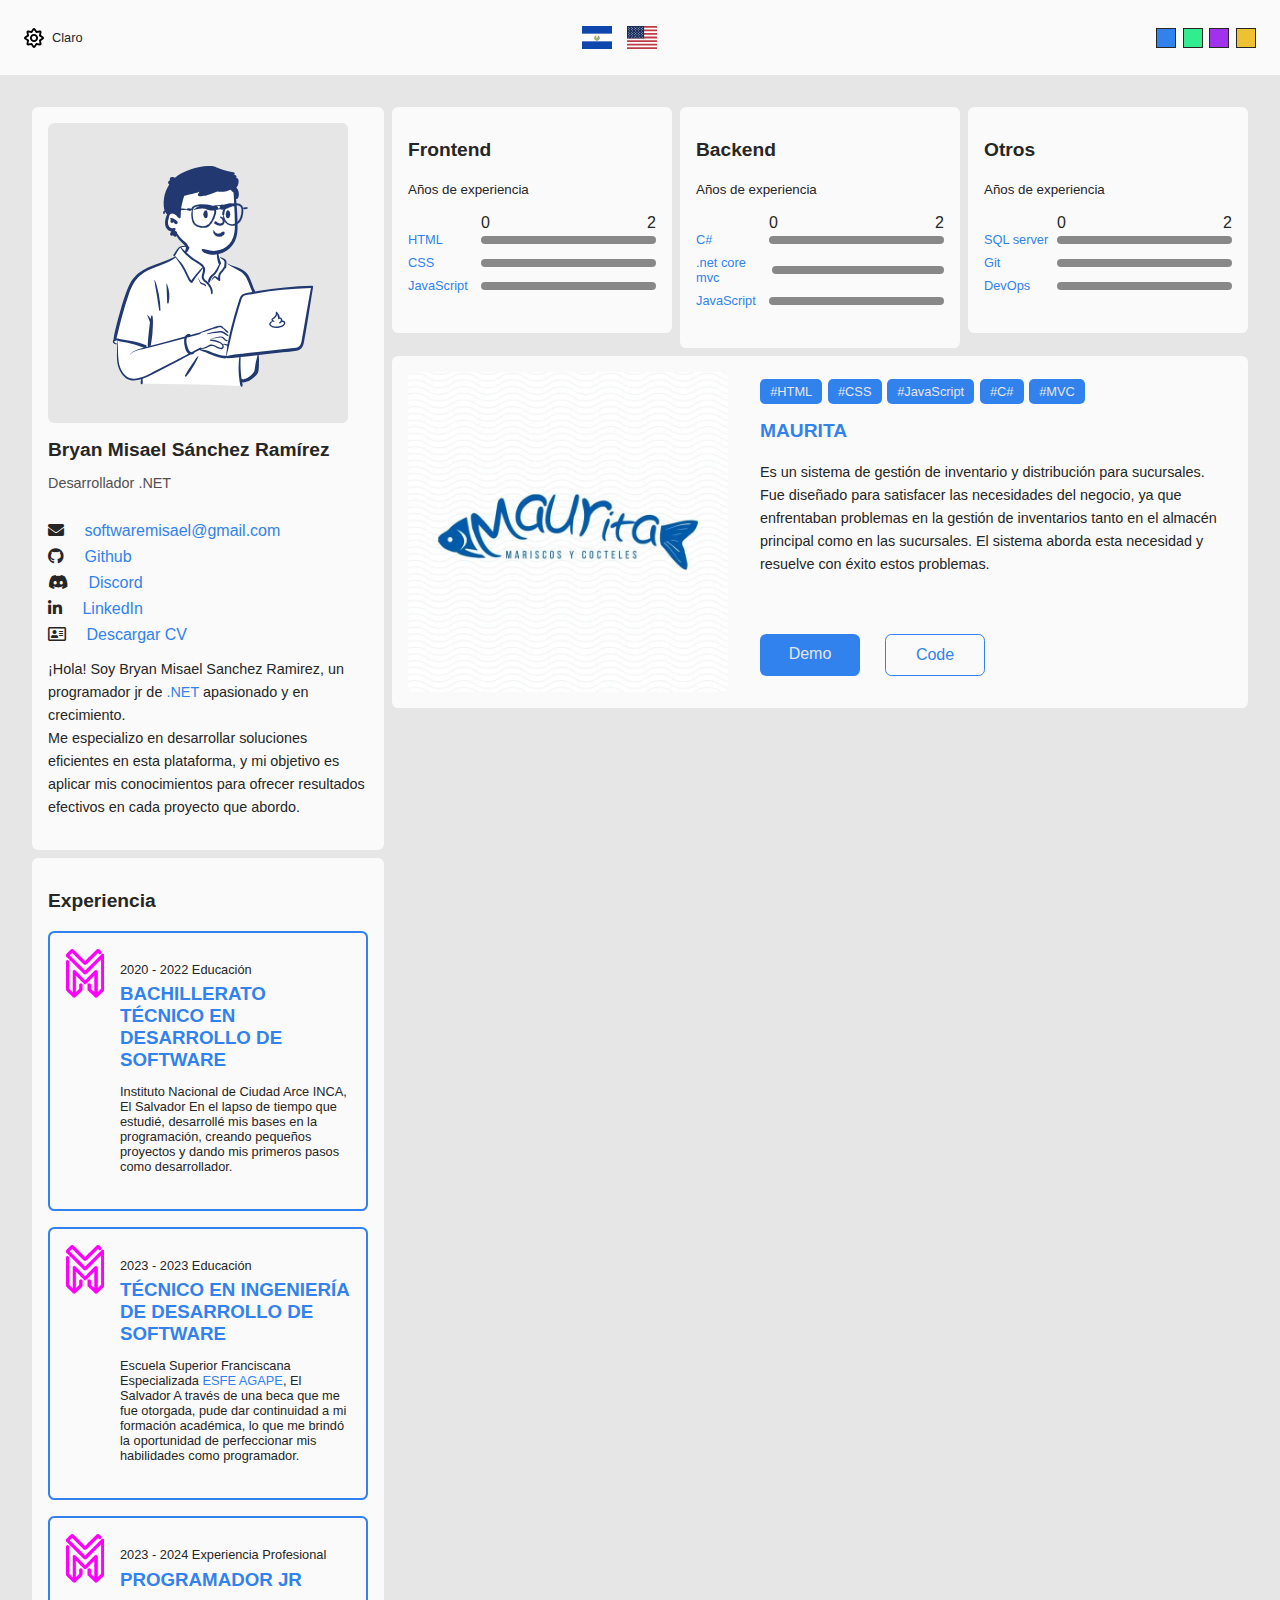
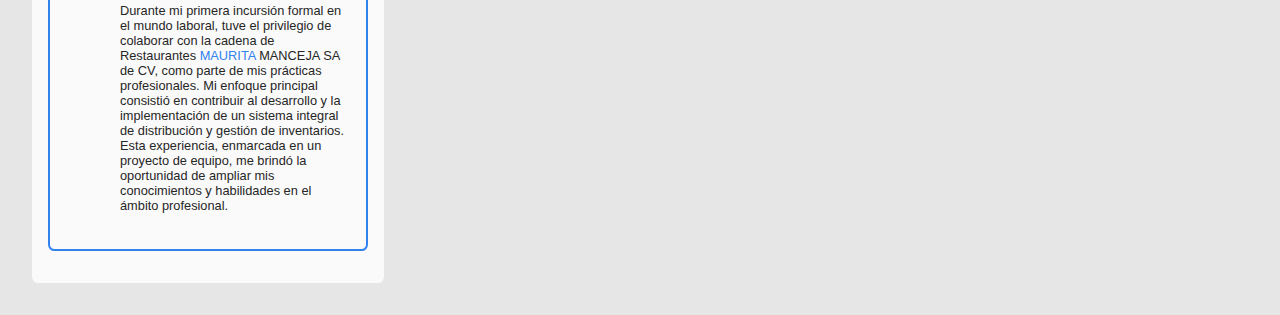
<file: index.html>
<!DOCTYPE html>
<html lang="en">

<head>
    <meta charset="UTF-8">
    <meta name="viewport" content="width=device-width, initial-scale=1.0">
    <link rel="stylesheet" href="" type="icon">
    <link rel="stylesheet" href="https://cdnjs.cloudflare.com/ajax/libs/font-awesome/5.15.4/css/all.min.css">
    <link rel="stylesheet" href="css/styles.css" />
    <title>Portfolio</title>
    <link rel="icon" href="/assets/images/icono.png" type="image/x-icon">
</head>

<body class="dark">
    <header class="header">
        <div class="switches">
          <div id="toggle-theme" class="toggle-theme">
            <img
              id="toggle-icon"
              src="assets/icons/sun.svg"
              alt="icon theme"
              class="toggle-theme__icon"
            />
            <p id="toggle-text" class="toggle-theme__text">Claro</p>
          </div>
        </div>
        <div id="flags" class="flags">
          <div class="flags__item" data-language="es">
            <img src="/assets/icons/es.svg" alt="" />
          </div>
          <div class="flags__item" data-language="en">
            <img src="/assets/icons/gb.svg" alt="" />
          </div>
        </div>
        <div id="toggle-colors" class="colors">
          <div data-color="hsl(214, 84%, 56%)" class="colors__item colors__item--blue"></div>
  
          <div data-color="hsl(150, 84%, 56%)" class="colors__item colors__item--green"></div>
  
          <div data-color="hsl(276, 84%, 56%)" class="colors__item colors__item--purple"></div>
  
          <div data-color="hsl(46, 84%, 56%)" class="colors__item colors__item--orange"></div>
        </div>
      </header>

    <main class="main">
        <section class="column column--left">
          <!-- PROFILE CARD -->
          <section class="column column--left">
            <!-- PROFILE CARD -->
            <article class="card card--profile">
              <div class="card__image-container">
                <img src="assets/images/yo.png" alt="" />
              </div>
              <div class="card__header">
                <h2 class="card__title no-margin">Bryan Misael Sánchez Ramírez</h2>
                <p class="card__subtitle" data-section="profile" data-value="rol">
                  Desarrollador .NET
                </p>
              </div>
              <div class="card__body">
                <div class="card__link">
                  <i class="fas fa-envelope icon"></i>
                  <a href="mailto:softwaremisael@gmail.com">softwaremisael@gmail.com </a>
                </div>
               <!--<div class="card__link">
                  <i class="fas fa-phone-alt icon"></i>
                  <a href="tel:7322-1321"> +503 7322-1321 </a>
                </div> --> 
                <div class="card__link">
                  <i class="fab fa-github icon"></i>
                  <a href="https://github.com/themisael100" target="_blank">Github</a>
                </div>  
                <div class="card__link">
                  <i class="fab fa-discord icon"></i>
                  <a href="https://discord.com/channels/@me" target="_blank">Discord</a>
                </div>
                <div class="card__link">
                  <i class="fab fa-linkedin-in icon"></i>
                  <a href="https://www.linkedin.com/in/themisael100/" target="_blank">LinkedIn</a>
                </div>
                
                <div class="card__link">
                  <i class="far fa-address-card icon"></i>
                  <a href="/assets/CV/Bryan Misael.pdf" download> Descargar CV </a>
                </div>                            
                <p class="card__text" data-section="profile" data-value="description">
                  ¡Hola! Soy Bryan Misael Sanchez Ramirez, un programador jr de <a href="https://dotnet.microsoft.com/en-us/learn/dotnet/what-is-dotnet" target="_blank">.NET</a> apasionado y en crecimiento. <br />
                  Me especializo en desarrollar soluciones eficientes en esta plataforma, y mi objetivo es aplicar mis conocimientos para ofrecer resultados efectivos en cada proyecto que abordo.
                </p>
              </div>
            </article>
  
            <article class="card card--experience">
              <h2 class="card__title" data-section="experience" data-value="first-job-experience">Experiencia</h2>
              <div class="experience">
                <img src="assets/images/icono.png" alt="logo" class="experience__image" />
                <div class="experience__info">
                  <p class="experience__time" data-section="experience" data-value="first-job-dates">
                    2020 - 2022 Educación
                  </p>
                  <h3 class="experience__job" data-section="experience" data-value="first-job-title">
                    BACHILLERATO TÉCNICO EN DESARROLLO DE SOFTWARE
                  </h3>
                  <p class="experience__description" data-section="experience" data-value="first-job-description">
                    Instituto Nacional de Ciudad Arce INCA, El Salvador
          
                    En el lapso de tiempo que estudié, desarrollé mis bases en la programación, creando pequeños proyectos y dando mis primeros pasos como desarrollador.
                  </p>
                </div>
              </div>
              <div class="experience">
                <img src="assets/images/icono.png" alt="logo" class="experience__image" />
                <div class="experience__info">
                  <p class="experience__time" data-section="experience" data-value="second-job-dates">
                    2023 - 2023 Educación
                  </p>
                  <h3 class="experience__job" data-section="experience" data-value="second-job-title">
                    TÉCNICO EN INGENIERÍA DE DESARROLLO DE SOFTWARE
                  </h3>
                  <p class="experience__description" data-section="experience" data-value="second-job-description">
                    Escuela Superior Franciscana Especializada <a href="https://esfe.agape.edu.sv/" target="_blank">ESFE AGAPE</a>, El Salvador
                    A través de una beca que me fue otorgada, pude dar continuidad a mi formación académica, lo que me brindó la oportunidad de perfeccionar mis habilidades como programador.
                  </p>
                </div>
              </div>
              <div class="experience">
                <img src="assets/images/icono.png" alt="logo" class="experience__image" />
                <div class="experience__info">
                  <p class="experience__time" data-section="experience" data-value="last-job-dates">
                    2023 - 2024 Experiencia Profesional
                  </p>
                  <h3 class="experience__job" data-section="experience" data-value="last-job-title">
                    PROGRAMADOR JR
                  </h3>
                  <p class="experience__description" data-section="experience" data-value="last-job-description">
                    Durante mi primera incursión formal en el mundo laboral, tuve el privilegio de colaborar con la cadena de Restaurantes <a href="https://www.restaurantemaurita.com.sv/" target="_blank">MAURITA </a>MANCEJA SA de CV, como parte de mis prácticas profesionales. Mi enfoque principal consistió en contribuir al desarrollo y la implementación de un sistema integral de distribución y gestión de inventarios. Esta experiencia, enmarcada en un proyecto de equipo, me brindó la oportunidad de ampliar mis conocimientos y habilidades en el ámbito profesional.
                  </p>
                </div>
              </div>
            </article>
          </section>
        </section>
        
        <section class="column column--right">
          <article class="card">
            <h2 class="card__title">Frontend</h2>
            <small  data-section="skills" data-value="first-job-years">Años de experiencia</small>
            <div class="skills">
              <div class="skills__header">
                <span class="skills__start-level">0</span>
                <span class="skills__start-level">2</span>
              </div>
              <div class="skills__item">
                <p class="skills__tech"><a href="https://devdocs.io/html/" target="_blank">HTML</a></p>
                <div class="skills__bar skills__bar--50"></div>
              </div>
              <div class="skills__item">
                <p class="skills__tech"><a href="https://devdocs.io/css/" target="_blank">CSS</a></p>
                <div class="skills__bar skills__bar--40"></div>
              </div>
              <div class="skills__item">
                <p class="skills__tech"><a href="https://devdocs.io/javascript/" target="_blank">JavaScript</a></p>
                <div class="skills__bar skills__bar--30"></div>
              </div>
            </div>
          </article>
          <article class="card">
            <h2 class="card__title">Backend</h2>
            <small data-section="skills" data-value="first-job-years">Años de experiencia</small>
            <div class="skills">
              <div class="skills__header">
                <span class="skills__start-level">0</span>
                <span class="skills__start-level">2</span>
              </div>
              <div class="skills__item">
                <p class="skills__tech"><a href="https://learn.microsoft.com/en-us/dotnet/csharp/" target="_blank">C#</a></p>
                <div class="skills__bar skills__bar--60"></div>
              </div>
              <div class="skills__item">
                <p class="skills__tech"><a href="https://dotnet.microsoft.com/es-es/apps/aspnet" target="_blank">.net core mvc</a></p>
                <div class="skills__bar skills__bar--60"></div>
              </div>
              <div class="skills__item">
                <p class="skills__tech"><a href="https://devdocs.io/javascript/" target="_blank">JavaScript</a></p>
                <div class="skills__bar skills__bar--30"></div>
              </div>
            </div>
          </article>
          <article class="card">
            <h2 class="card__title" data-section="skills" data-value="first-job-tittle">Otros</h2>
            <small data-section="skills" data-value="first-job-years">Años de experiencia</small>
            <div class="skills">
              <div class="skills__header">
                <span class="skills__start-level">0</span>
                <span class="skills__start-level">2</span>
              </div>
              <div class="skills__item">
                <p class="skills__tech"><a href="https://learn.microsoft.com/en-us/sql/sql-server/?view=sql-server-ver16" target="_blank">SQL server</a></p>
                <div class="skills__bar skills__bar--60"></div>
              </div>
              <div class="skills__item">
                <p class="skills__tech"><a href="https://docs.github.com/es" target="_blank">Git</a></p>
                <div class="skills__bar skills__bar--50"></div>
              </div>
              <div class="skills__item">
                <p class="skills__tech"><a href="https://learn.microsoft.com/en-us/azure/devops/?view=azure-devops" target="_blank">DevOps</a></p>
                <div class="skills__bar skills__bar--40"></div>
              </div>
            </div>
          </article>
  
          <article class="card card--project">
            <div class="card__image-container">
              <img src="assets/images/maurita.jpg" alt="Landing page" class="card__image" />
            </div>
            <div class="project">
              <div class="project__tags">
                <span class="project__tag">#HTML</span>
                <span class="project__tag">#CSS</span>
                <span class="project__tag">#JavaScript</span>
                <span class="project__tag">#C#</span>
                <span class="project__tag">#MVC</span>
              </div>
             <a href="https://www.restaurantemaurita.com.sv/" target="_blank"><h2 class="card__title">MAURITA</h2></a>
              <p class="card__text" data-section="project" data-value="four-job-description">
                Es un sistema de gestión de inventario y distribución para sucursales. Fue diseñado para satisfacer las necesidades del negocio, ya que enfrentaban problemas en la gestión de inventarios tanto en el almacén principal como en las sucursales. El sistema aborda esta necesidad y resuelve con éxito estos problemas.
              </p>            
              <div class="buttons">
                <a href="video.html" class="button button--primary">Demo</a>
                <a href="" target="_blank" class="button button--ghost" onclick="mostrarAlerta()">Code</a>
              </div>
            </div>
          </article>
        </section>
      </main>
      <script src="js/scripts.js"></script>
</body>

</html>
</file>
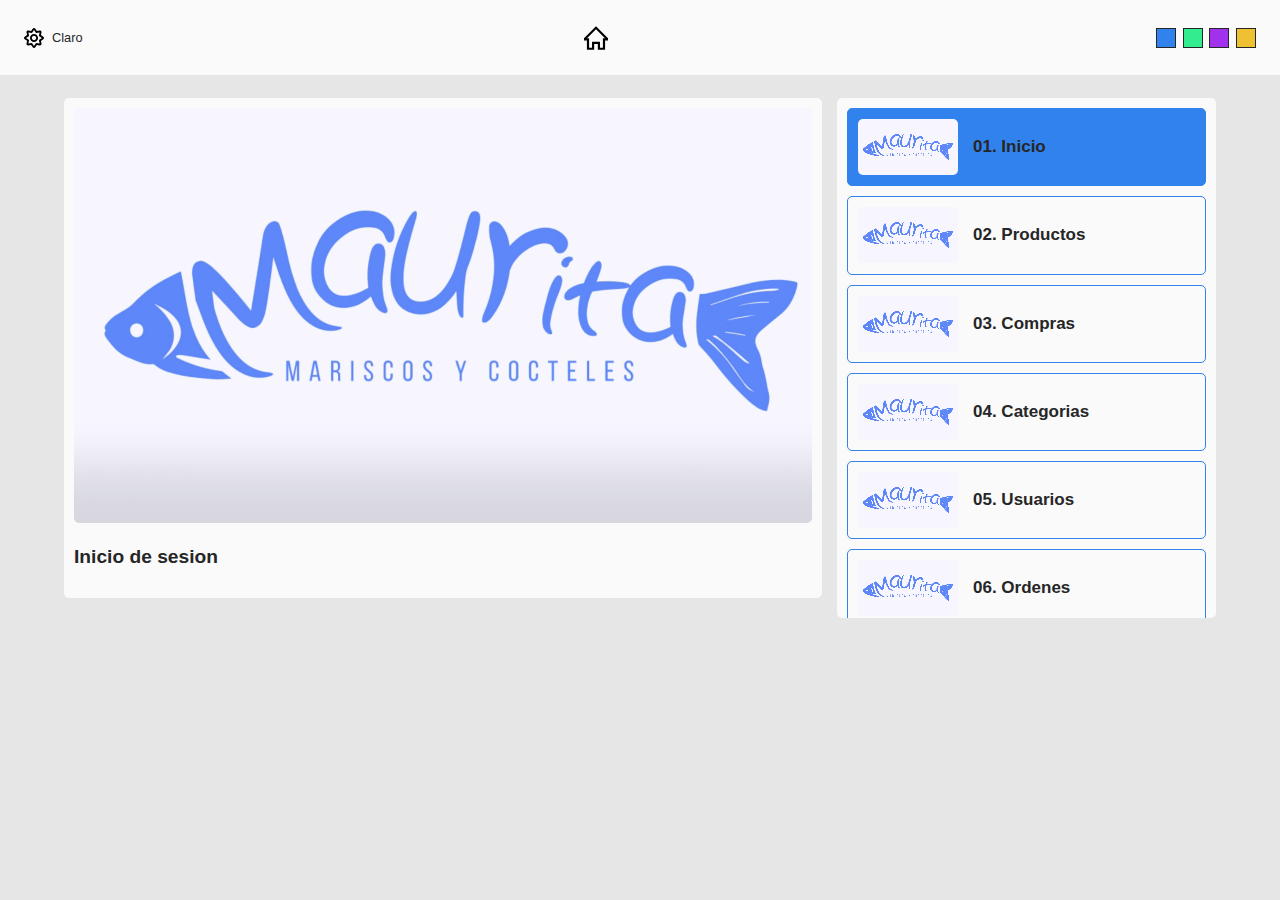
<file: video.html>
<!DOCTYPE html>
<html lang="es">
  <head>
    <meta charset="UTF-8" />
    <meta name="viewport" content="width=device-width, initial-scale=1.0" />
    <link rel="stylesheet" href="" type="icon" />
    <link
      rel="stylesheet"
      href="https://cdnjs.cloudflare.com/ajax/libs/font-awesome/5.15.4/css/all.min.css"
    />
    <link rel="stylesheet" href="/css/styles.css" />
    <title>Portfolio</title>
    <link rel="icon" href="/assets/images/icono.png" type="image/x-icon" />
  </head>

  <body class="dark">
    <header class="header">
      <div class="switches">
        <div id="toggle-theme" class="toggle-theme">
          <img
            id="toggle-icon"
            src="assets/icons/sun.svg"
            alt="icon theme"
            class="toggle-theme__icon"
          />
          <p id="toggle-text" class="toggle-theme__text">Claro</p>
        </div>
      </div>
      </div>
      
      <div id="flags" class="flags">
        <a href="index.html" class="home-link">
          <img src="/assets/icons/home.svg" alt="Icono Home" class="home-icon" />
        </a>
      </div>

      <div id="toggle-colors" class="colors">
        <div
          data-color="hsl(214, 84%, 56%)"
          class="colors__item colors__item--blue"
        ></div>

        <div
          data-color="hsl(150, 84%, 56%)"
          class="colors__item colors__item--green"
        ></div>

        <div
          data-color="hsl(276, 84%, 56%)"
          class="colors__item colors__item--purple"
        ></div>

        <div
          data-color="hsl(46, 84%, 56%)"
          class="colors__item colors__item--orange"
        ></div>
       
      </div>
    
    </header>

    <br />
    <div class="container-video">
      <div class="video-main">
        <div class="video">
          <video
            src="/assets/videos/ppp.mp4"
            controls
            muted
            autoplay
          ></video>
          <h3 class="card__title">Inicio de sesion</h3>
        </div>
      </div>

      <div class="video-list">
        <div class="vid active">
          <!--aca se debe poner el color de eleccion-->
          <video
            src="/assets/videos/ppp.mp4"
            muted
          ></video>
          <h3 class="title-video">01. Inicio</h3>
        </div>
        <div class="vid">
          <video
            src="/assets/videos/ppp.mp4"
            muted
          ></video>
          <h3 class="title-video">02. Productos</h3>
        </div>
        <div class="vid">
          <video
            src="/assets/videos/ppp.mp4"
            muted
          ></video>
          <h3 class="title-video">03. Compras</h3>
        </div>
        <div class="vid">
          <video
            src="/assets/videos/ppp.mp4"
            muted
          ></video>
          <h3 class="title-video">04. Categorias</h3>
        </div>
        <div class="vid">
          <video
            src="/assets/videos/ppp.mp4"
            muted
          ></video>
          <h3 class="title-video">05. Usuarios</h3>
        </div>
        <div class="vid">
          <video
            src="/assets/videos/ppp.mp4"
            muted
          ></video>
          <h3 class="title-video">06. Ordenes</h3>
        </div>
        <div class="vid">
          <video
            src="/assets/videos/ppp.mp4"
            muted
          ></video>
          <h3 class="title-video">07. Reportes</h3>
        </div>
      </div>
    </div>
      <script src="js/scripts.js"></script>
  </body>
</html>
</file>
<file: css/styles.css>
:root {
    --primary-color: hsl(214, 84%, 56%);
    --text-color: hsl(0, 0%, 100%);
    --bg-color: hsl(0, 0%, 15%);
    --bg-card-color: hsl(0, 0%, 20%);
    --border-radius: 0.4em;
    --transition: color 0.1s, background-color 0.2s ease-in-out;
    --skills-bar-length: 0%;
  }
  
  * {
    box-sizing: border-box;
  }
  
  a {
    color: var(--primary-color);
    text-decoration: none;
  }
  
  img {
    max-width: 100%;
    display: block;
  }
  
  body {
    margin: 0;
    background-color: var(--bg-color);
    color: var(--text-color);
    transition: var(--transition);
    font-family: sans-serif;
  }
  
  body.dark {
    --text-color: hsl(0, 0%, 15%);
    --bg-color: hsl(0, 0%, 90%);
    --bg-card-color: hsl(0, 0%, 98%);
  }
  
  .header {
    display: flex;
    align-items: center;
    justify-content: space-between;
    height: 75px;
    padding: 0 1.5em;
    background-color: var(--bg-card-color);
    transition: var(--transition);
  }
  
  .switches {
    display: flex;
    align-items: center;
    justify-content: space-between;
  }
  
  .toggle-theme {
    display: flex;
    align-items: center;
    justify-content: center;
    cursor: pointer;
  }
  
  .toggle-theme__icon {
    margin-right: 0.5em;
    width: 20px;
  }
  
  .toggle-theme__text {
    font-size: 0.8rem;
  }
  .home-link { 
    display: inline-block;
    margin-right: 10px; 
  }
  
  .home-icon {
    width: 28px;
    height: 24px;
    vertical-align: middle; 
  }
  
  .flags {
    width: 75px;
    display: flex;
    align-items: center;
    justify-content: space-between;
  }
  
  .flags__item {
    width: 30px;
  }
  
  .flags__img {
    display: block;
    cursor: pointer;
  }
  
  .colors {
    display: flex;
    justify-content: space-between;
    align-items: center;
    height: 20px;
    width: 100px;
  }
  
  .colors__item {
    width: 20px;
    height: 20px;
    border: 1px solid var(--text-color);
    background-color: var(--primary-color);
    cursor: pointer;
  }
  
  .colors__item--blue {
    --primary-color: hsl(214, 84%, 56%);
  }
  
  .colors__item--green {
    --primary-color: hsl(150, 84%, 56%);
  }
  
  .colors__item--purple {
    --primary-color: hsl(276, 84%, 56%);
  }
  
  .colors__item--orange {
    --primary-color: hsl(46, 84%, 56%);
  }
  
  .title {
    text-align: center;
    color: var(--primary-color);
    transition: var(--transition);
  }
  
  .main {
    display: grid;
    padding: 2em;
    gap: 0.5em;
  }
  
  @media screen and (min-width: 720px) {
    .main {
      grid-template-columns: min-content 1fr;
    }
  }
  
  .column {
    display: grid;
    gap: 0.5em;
  }
  
  @media screen and (min-width: 720px) {
    .column--right {
      grid-template-columns: repeat(3, 1fr);
      grid-template-rows: repeat(3, min-content);
      align-items: start;
    }
  }
  
  .card {
    padding: 1em;
    background-color: var(--bg-card-color);
    border-radius: var(--border-radius);
  }
  
  .card__image-container {
    min-width: 320px;
    border-radius: var(--border-radius);
    overflow: hidden;
  }
  
  .card__header {
    padding: 1em 0;
  }
  
  .card__title {
    margin-bottom: 1em;
    font-size: 1.2rem;
  }
  
  .card__subtitle {
    font-size: 0.9rem;
    opacity: 0.8;
  }
  
  .card__link {
    margin-bottom: 0.5em;
  }
  
  .card__text {
    font-size: 0.9rem;
    line-height: 1.6;
  }
  
  @media screen and (min-width: 760px) {
    .card--project {
      display: grid;
      grid-template-columns: min-content 1fr;
      grid-column: 1 / -1;
    }
  }
  
  .skills {
    padding: 1em 0;
  }
  
  .skills__header {
    display: flex;
    justify-content: space-between;
    width: 175px;
    margin-left: auto;
  }
  
  .skills__tech {
    margin: 0;
    font-size: 0.8rem;
  }
  
  .skills__item {
    display: flex;
    align-items: center;
    justify-content: space-between;
    margin-bottom: 0.5em;
  }
  
  .skills__bar,
  .skills__bar::after {
    position: relative;
    width: 175px;
    height: 8px;
    background-color: #888;
    border-radius: var(--border-radius);
    overflow: hidden;
  }
  
  .skills__bar::after {
    content: "";
    position: absolute;
    left: -175px;
    background-color: var(--primary-color);
    transition: var(--transition);
    animation: skills-bar-fill 2s ease-in-out forwards;
  }
  
  .skills__bar--10::after {
    --skill-bar-length: 10%;
  }
  
  .skills__bar--20::after {
    --skill-bar-length: 20%;
  }
  .skills__bar--30::after {
    --skill-bar-length: 30%;
  }
  .skills__bar--40::after {
    --skill-bar-length: 40%;
  }
  
  .skills__bar--50::after {
    --skill-bar-length: 50%;
  }
  .skills__bar--60::after {
    --skill-bar-length: 60%;
  }
  .skills__bar--70::after {
    --skill-bar-length: 70%;
  }
  .skills__bar--80::after {
    --skill-bar-length: 80%;
  }
  
  .skills__bar--90::after {
    --skill-bar-length: 90%;
  }
  
  .experience {
    display: flex;
    align-items: start;
    margin-bottom: 1em;
    padding: 1em;
    border: 2px solid var(--primary-color);
    border-radius: var(--border-radius);
    transition: var(--transition);
  }
  
  .experience__image {
    max-width: 15%;
    margin-right: 1em;
  }
  
  .experience__time {
    font-size: 0.8rem;
    margin-bottom: 0.5em;
  }
  
  .experience__job {
    margin: 0;
    margin-bottom: 0.5em;
    color: var(--primary-color);
    transition: var(--transition);
  }
  
  .experience__description {
    font-size: 0.8rem;
    margin-bottom: 1.5em;
  }
  
  .project {
    position: relative;
  }
  
  @media screen and (min-width: 760px) {
    .project {
      margin-left: 2em;
    }
  }
  
  .project__tags {
    display: flex;
    justify-content: space-between;
    margin: 0.5em 0;
    font-size: 0.6rem;
    width: 275px;
  }
  
  @media screen and (min-width: 760px) {
    .project__tags {
      width: 325px;
      font-size: 0.8rem;
    }
  }
  
  .project__tag {
    padding: 0.4em 0.8em;
    border-radius: var(--border-radius);
    background-color: var(--primary-color);
    color: var(--bg-color);
    transition: var(--transition);
  }
  
  .buttons {
    display: flex;
    justify-content: space-between;
    width: 225px;
  }
  
  @media screen and (min-width: 760px) {
    .buttons {
      position: absolute;
      bottom: 1em;
    }
  }
  
  .button {
    width: 100px;
    line-height: 2.5;
    text-align: center;
    border-radius: var(--border-radius);
    transition: var(--transition);
  }
  
  .button--primary {
    background-color: var(--primary-color);
    color: var(--bg-color);
  }
  
  .button--ghost {
    background-color: transparent;
    border: 1px solid var(--primary-color);
    color: var(--primary-color);
  }
  
  .icon {
    margin-right: 1em;
  }
  
  .no-margin {
    margin: 0;
  }
  
  @keyframes skills-bar-fill {
    to {
      transform: translateX(var(--skill-bar-length));
    }
  }
  

.container-video {
    display: grid;
    grid-template-columns: 2fr 1fr;
    gap: 15px;
    align-items: flex-start;
    padding: 5px 5%;
}
.container-video .video-main {
  background-color: var(--bg-card-color);
    border-radius: 5px;
    padding: 10px;
}
.container-video .video-main video {
    width: 100%;
    border-radius: 5px;
}
.container-video .video-main .title-video {
  color: var(--text-color);
    font-size: 23px;
    padding-top: 15px;
    padding-bottom: 15px;
}
.container-video .video-list::-webkit-scrollbar {
    width: 7px;
}
.container-video .video-list::-webkit-scrollbar-track {
  background-color: var(--bg-card-color);
    border-radius: 50px;
}
.container-video .video-list::-webkit-scrollbar-thumb {
  color: var(--text-color);
    border-radius: 50px;
}
.container-video .video-list {
  background-color: var(--bg-card-color);
    border-radius: 5px;
    height: 520px;
    overflow-y: scroll;
}
.container-video .video-list .vid video {
    width: 100px;
    border-radius: 5px;
}
.container-video .video-list .vid {
    display: flex;
    align-items: center;
    gap: 15px;
    background-color: var(--bg-card-color);
    border-radius: 5px;
    margin: 10px;
    padding: 10px;
    border: 1px solid var(--primary-color);
    cursor: pointer;
}
.container-video .video-list .vid:hover {
  background-color: var(--primary-color);
  transition: var(--transition);
}
.container-video .video-list .vid.active {
  background-color: var(--primary-color);
  transition: var(--transition);
  
}
.container-video .video-list .vid.active .title-video {
  color: var(--text-color);
}
.container-video .video-list .vid .title-video {
  color: var(--text-color);
    font-size: 17px;
}

@media (max-width: 991px) {
    .container-video {
        grid-template-columns: 1.5fr 1fr;
        padding: 10px;
    }
}

@media (max-width: 768px) {
    .container-video {
        grid-template-columns: 1fr;
    }
}
</file>
